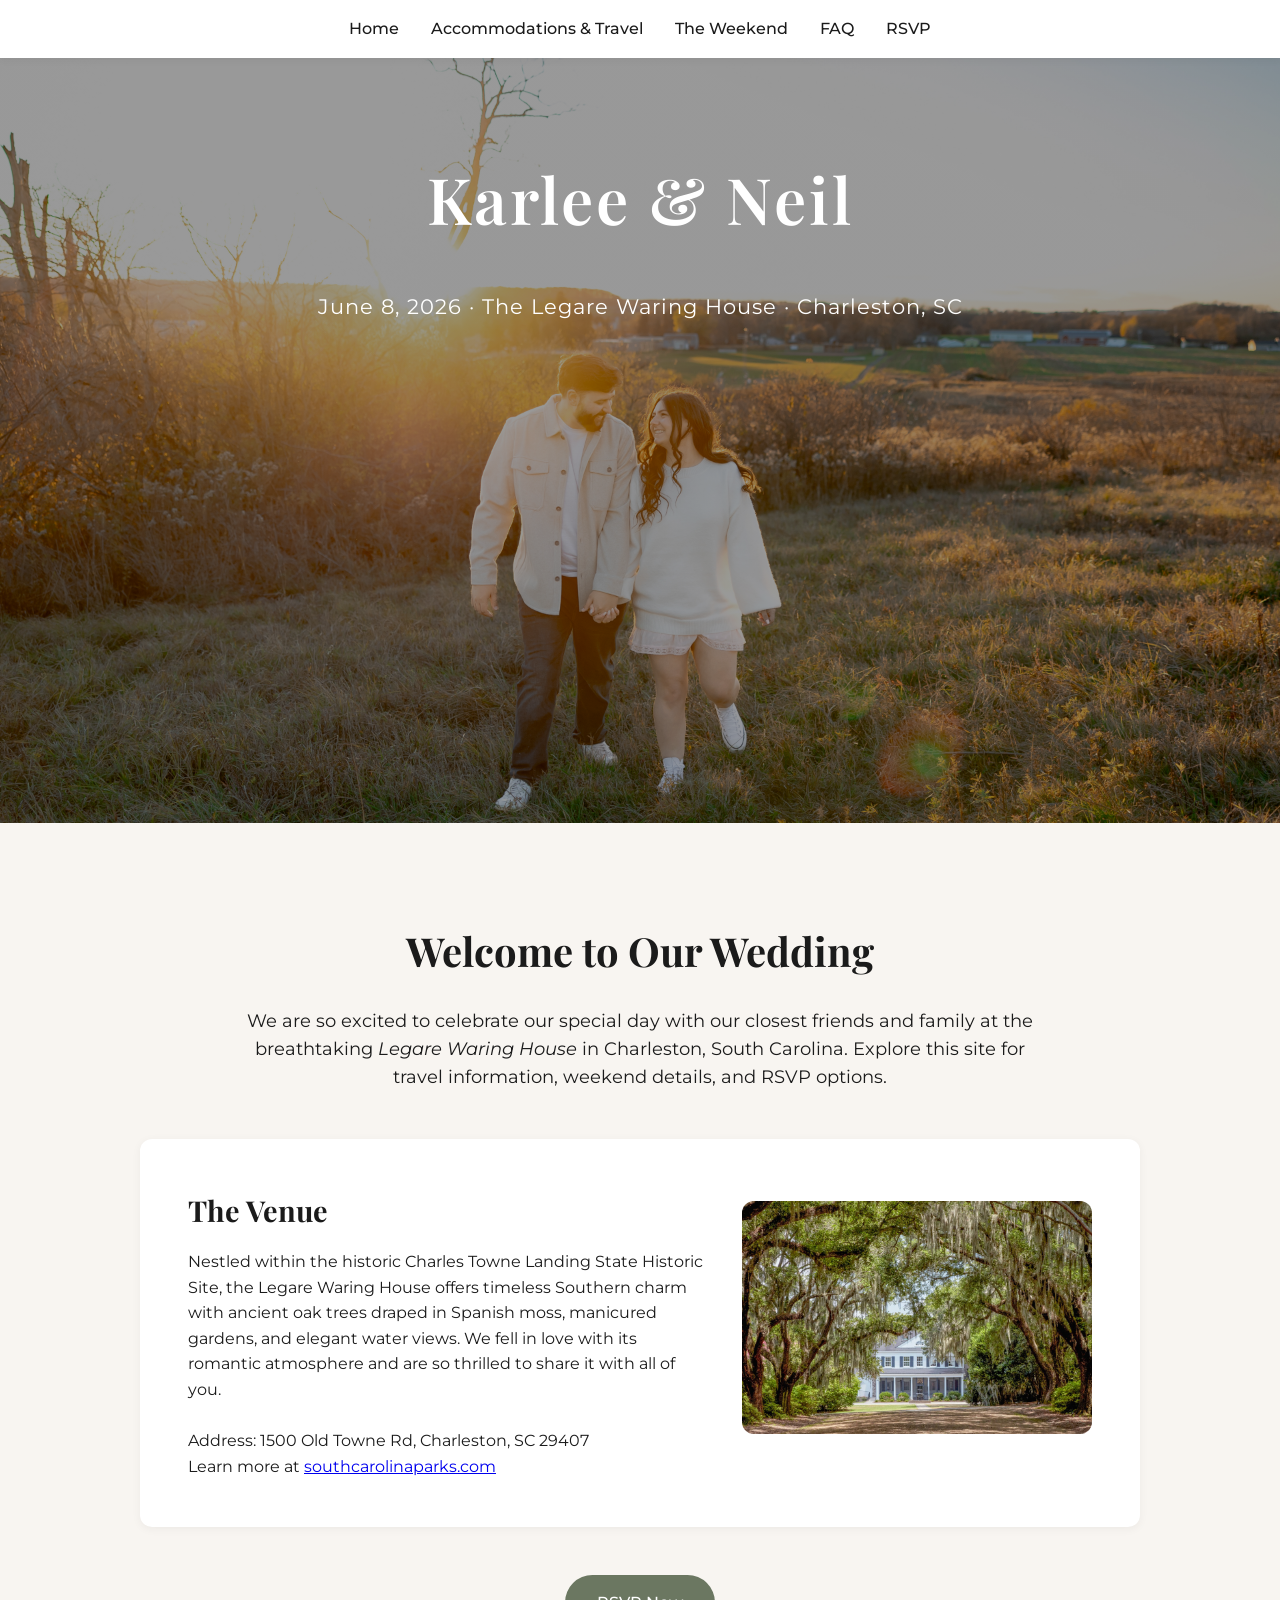
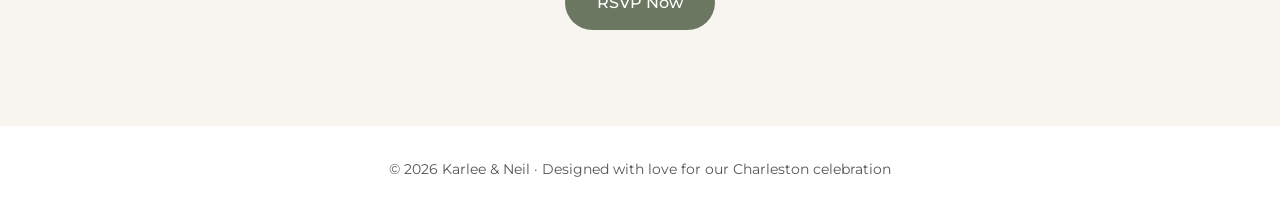
<file: index.html>
<!DOCTYPE html>
<html lang="en">
    <head>
        <meta charset="UTF-8" />
        <meta name="viewport" content="width=device-width, initial-scale=1.0" />
        <title>Our Wedding – The Legare Waring House</title>
        <link href="https://fonts.googleapis.com/css2?family=Playfair+Display:wght@400;600&family=Montserrat:wght@300;400;500&display=swap" rel="stylesheet">
        <link rel="stylesheet" href="css/main.css"/>
    </head>
  <body>
    <nav>
      <div class="menu-toggle" id="mobile-menu">
        <span class="bar"></span>
        <span class="bar"></span>
        <span class="bar"></span>
      </div>
      <ul class="nav-links">
        <li><a href="index.html">Home</a></li>
        <li><a href="accommodations.html">Accommodations & Travel</a></li>
        <li><a href="weekend.html">The Weekend</a></li>
        <li><a href="faq.html">FAQ</a></li>
        <li><a href="rsvp.html">RSVP</a></li>
      </ul>
    </nav>

    <header class="hero">
      <h1>Karlee & Neil</h1>
      <p>June 8, 2026 · The Legare Waring House · Charleston, SC</p>
    </header>
    <section>
      <h2>Welcome to Our Wedding</h2>
      <p class="intro">
        We are so excited to celebrate our special day with our closest friends and family at the breathtaking <em>Legare Waring House</em> in Charleston, South Carolina. Explore this site for travel information, weekend details, and RSVP options.
      </p>

      <div class="venue-section">
        <img src="images/grounds_2.jpg" alt="Legare Waring House Grounds" />
          <div class="venue-text">
            <h3 style="font-family: 'Playfair Display', serif; font-size: 1.8rem; margin-bottom: 1rem;">The Venue</h3>
            <p>
              Nestled within the historic Charles Towne Landing State Historic Site, the Legare Waring House offers timeless Southern charm with ancient oak trees draped in Spanish moss, manicured gardens, and elegant water views. We fell in love with its romantic atmosphere and are so thrilled to share it with all of you.
            </p>
            <br />
            <p>
              Address: 1500 Old Towne Rd, Charleston, SC 29407<br />
              Learn more at <a href="https://southcarolinaparks.com/legare-waring-house" target="_blank">southcarolinaparks.com</a>
            </p>
          </div>
      </div>

      <div style="text-align:center; margin-top:3rem;">
        <a href="rsvp.html" class="button">RSVP Now</a>
      </div>
    </section>

    <footer>
      <p>© 2026 Karlee & Neil · Designed with love for our Charleston celebration</p>
    </footer>
        <script>
          const menu = document.getElementById('mobile-menu');
          const navLinks = document.querySelector('.nav-links');

          menu.addEventListener('click', () => {
            menu.classList.toggle('active');
            navLinks.classList.toggle('show');
          });
        </script>
  </body>
</html>
</file>
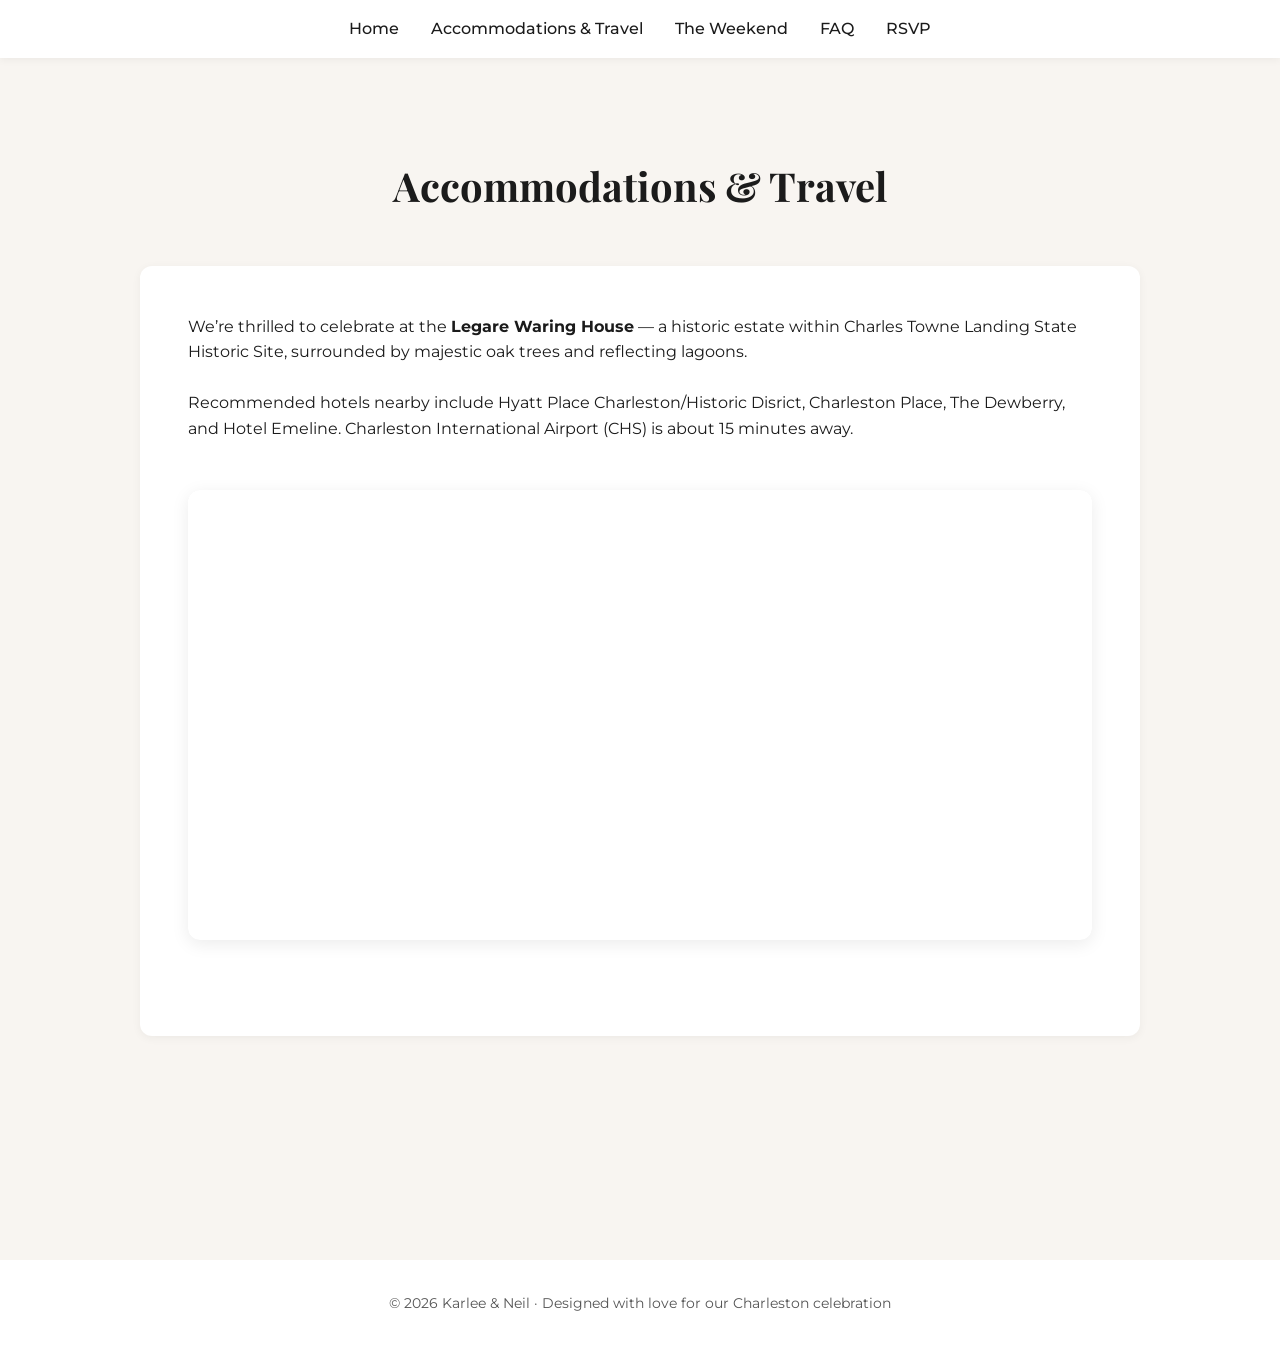
<file: accommodations.html>
<!DOCTYPE html>
<html lang="en">
    <head>
        <meta charset="UTF-8" />
        <meta name="viewport" content="width=device-width, initial-scale=1.0" />
        <title>Accommodations & Travel</title>
        <link href="https://fonts.googleapis.com/css2?family=Playfair+Display:wght@400;600&family=Montserrat:wght@300;400;500&display=swap" rel="stylesheet">
        <link rel="stylesheet" href="css/main.css"/>
    </head>
    <body>
        <header>
            <nav>
              <div class="menu-toggle" id="mobile-menu">
                <span class="bar"></span>
                <span class="bar"></span>
                <span class="bar"></span>
              </div>
              <ul class="nav-links">
                <li><a href="index.html">Home</a></li>
                <li><a href="accommodations.html">Accommodations & Travel</a></li>
                <li><a href="weekend.html">The Weekend</a></li>
                <li><a href="faq.html">FAQ</a></li>
                <li><a href="rsvp.html">RSVP</a></li>
              </ul>
            </nav>
        </header>
        <main>
            
            <section>
                <h2>Accommodations & Travel</h2>
                
                <div class="venue-section">
                    <div class="venue-text">
                                                
                        <p>We’re thrilled to celebrate at the <strong>Legare Waring House</strong> — a historic estate within Charles Towne Landing State Historic Site, surrounded by majestic oak trees and reflecting lagoons.</p>
                        <br/>
                        <p>Recommended hotels nearby include Hyatt Place Charleston/Historic Disrict, Charleston Place, The Dewberry, and Hotel Emeline. Charleston International Airport (CHS) is about 15 minutes away.</p>
                        
                        <div class="map-container">
                            <iframe 
                                src="https://www.google.com/maps/embed?pb=!1m14!1m12!1m3!1d69644.17971710164!2d-79.9834772642391!3d32.800747511451995!2m3!1f0!2f0!3f0!3m2!1i1024!2i768!4f13.1!5e1!3m2!1sen!2sus!4v1761258160542!5m2!1sen!2sus"
                                width="100%"
                                height="450"
                                style="border:0; border-radius: 12px; box-shadow: 0 2px 12px rgba(0,0,0,0.1);"
                                allowfullscreen=""
                                loading="lazy"
                                referrerpolicy="no-referrer-when-downgrade">
                            </iframe>
                        </div>
                    
                    </div>
                </div>
            
            </section>
            
        </main>
        <footer>
          <p>© 2026 Karlee & Neil · Designed with love for our Charleston celebration</p>
        </footer>
        <script>
          const menu = document.getElementById('mobile-menu');
          const navLinks = document.querySelector('.nav-links');

          menu.addEventListener('click', () => {
            menu.classList.toggle('active');
            navLinks.classList.toggle('show');
          });
        </script>
    </body>
</html>
</file>
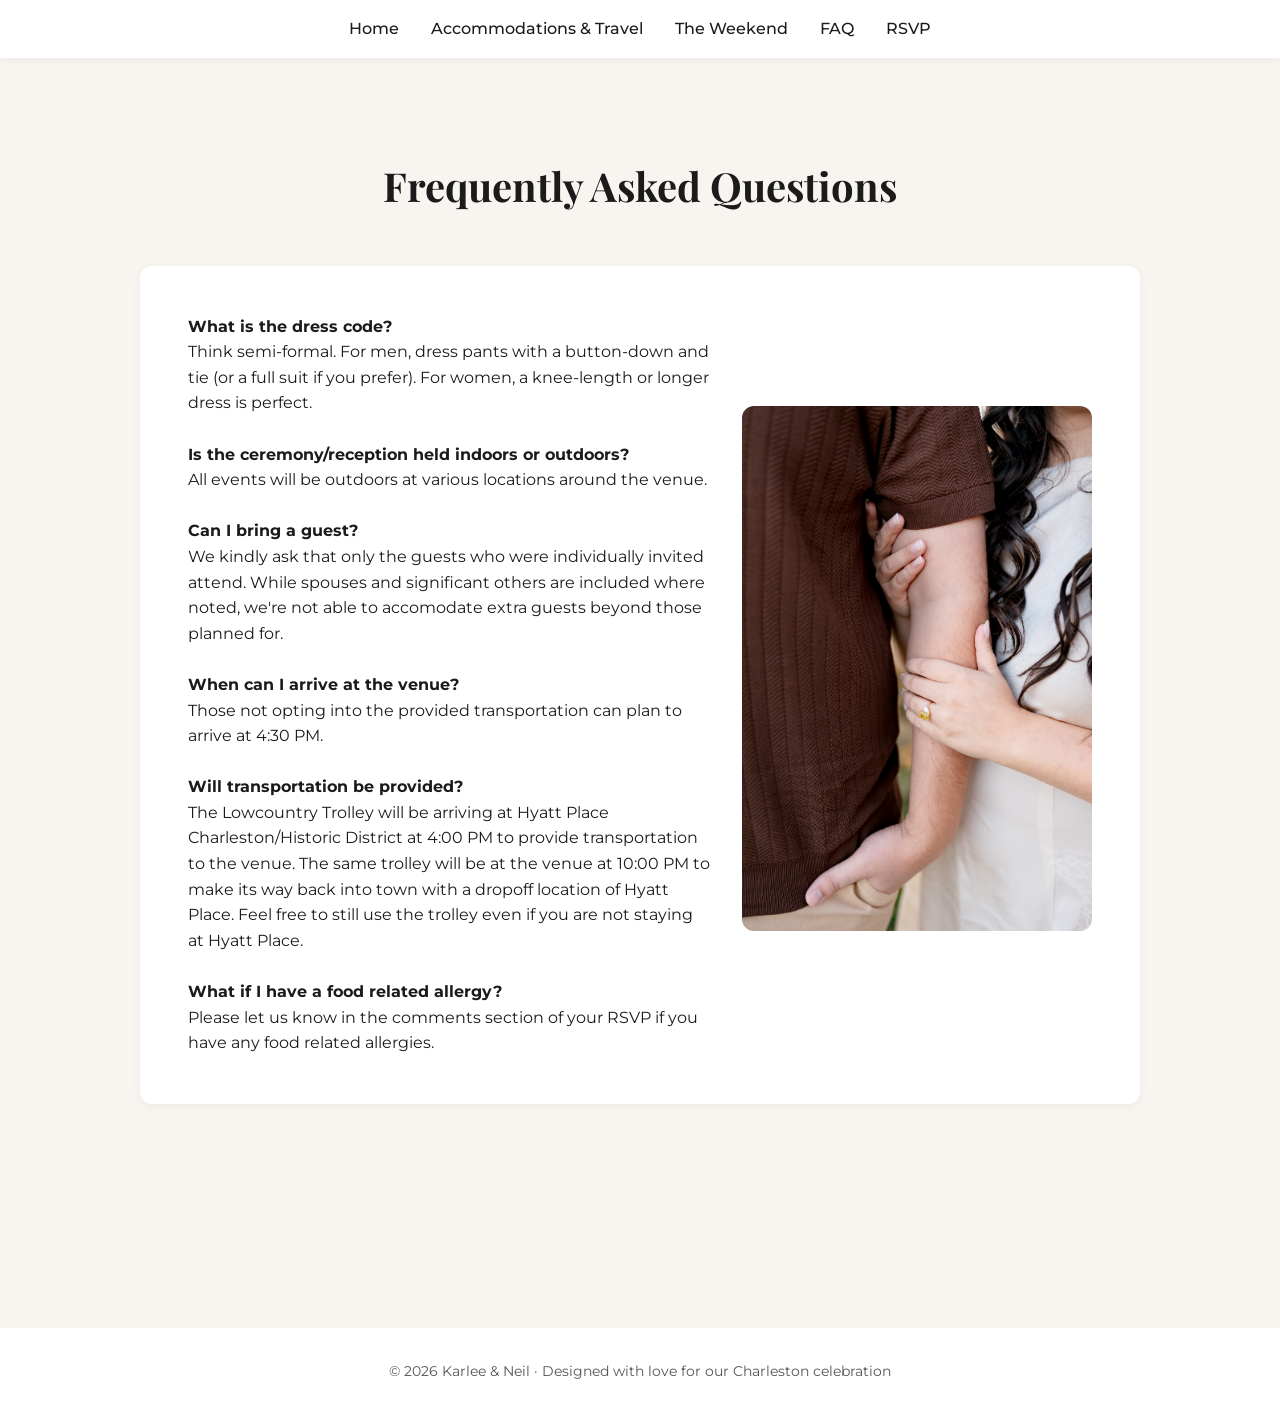
<file: faq.html>
<!DOCTYPE html>
<html lang="en">
    <head>
        <meta charset="UTF-8" />
        <meta name="viewport" content="width=device-width, initial-scale=1.0" />
        <title>FAQ</title>
        <link href="https://fonts.googleapis.com/css2?family=Playfair+Display:wght@400;600&family=Montserrat:wght@300;400;500&display=swap" rel="stylesheet">
        <link rel="stylesheet" href="css/main.css"/>
    </head>
    <body>
        <header>
        <nav>
            <div class="menu-toggle" id="mobile-menu">
                <span class="bar"></span>
                <span class="bar"></span>
                <span class="bar"></span>
            </div>
            <ul class="nav-links">
                <li><a href="index.html">Home</a></li>
                <li><a href="accommodations.html">Accommodations & Travel</a></li>
                <li><a href="weekend.html">The Weekend</a></li>
                <li><a href="faq.html">FAQ</a></li>
                <li><a href="rsvp.html">RSVP</a></li>
            </ul>
        </nav>
    </header>
    <main>
        <section>
            <h2>Frequently Asked Questions</h2>

            <div class="venue-section">
                <img src="images/E57A3150.jpg" alt="FAQ Image" />

                <div class="venue-text">
                    <p><strong>What is the dress code?</strong><br/>Think semi-formal. For men, dress pants with a button-down and tie (or a full suit if you prefer). For women, a knee-length or longer dress is perfect.</p>
                    <br/>
                    <p><strong>Is the ceremony/reception held indoors or outdoors?</strong><br/>All events will be outdoors at various locations around the venue.</p>
                    <br/>
                    <p><strong>Can I bring a guest?</strong><br/>We kindly ask that only the guests who were individually invited attend. While spouses and significant others are included where noted, we're not able to accomodate extra guests beyond those planned for.</p>
                    <br/>
                    <p><strong>When can I arrive at the venue?</strong><br/>Those not opting into the provided transportation can plan to arrive at 4:30 PM.</p>
                    <br/>
                    <p><strong>Will transportation be provided?</strong><br/>The Lowcountry Trolley will be arriving at Hyatt Place Charleston/Historic District at 4:00 PM to provide transportation to the venue. The same trolley will be at the venue at 10:00 PM to make its way back into town with a dropoff location of Hyatt Place. Feel free to still use the trolley even if you are not staying at Hyatt Place.</p>
                    <br/>
                    <p><strong>What if I have a food related allergy?</strong><br/>Please let us know in the comments section of your RSVP if you have any food related allergies.</p>
                </div>
                
            </div>
        </section>
    </main>
        <footer>
          <p>© 2026 Karlee & Neil · Designed with love for our Charleston celebration</p>
        </footer>
        
        <script>
          const menu = document.getElementById('mobile-menu');
          const navLinks = document.querySelector('.nav-links');

          menu.addEventListener('click', () => {
            menu.classList.toggle('active');
            navLinks.classList.toggle('show');
          });
        </script>
    </body>
</html>
</file>
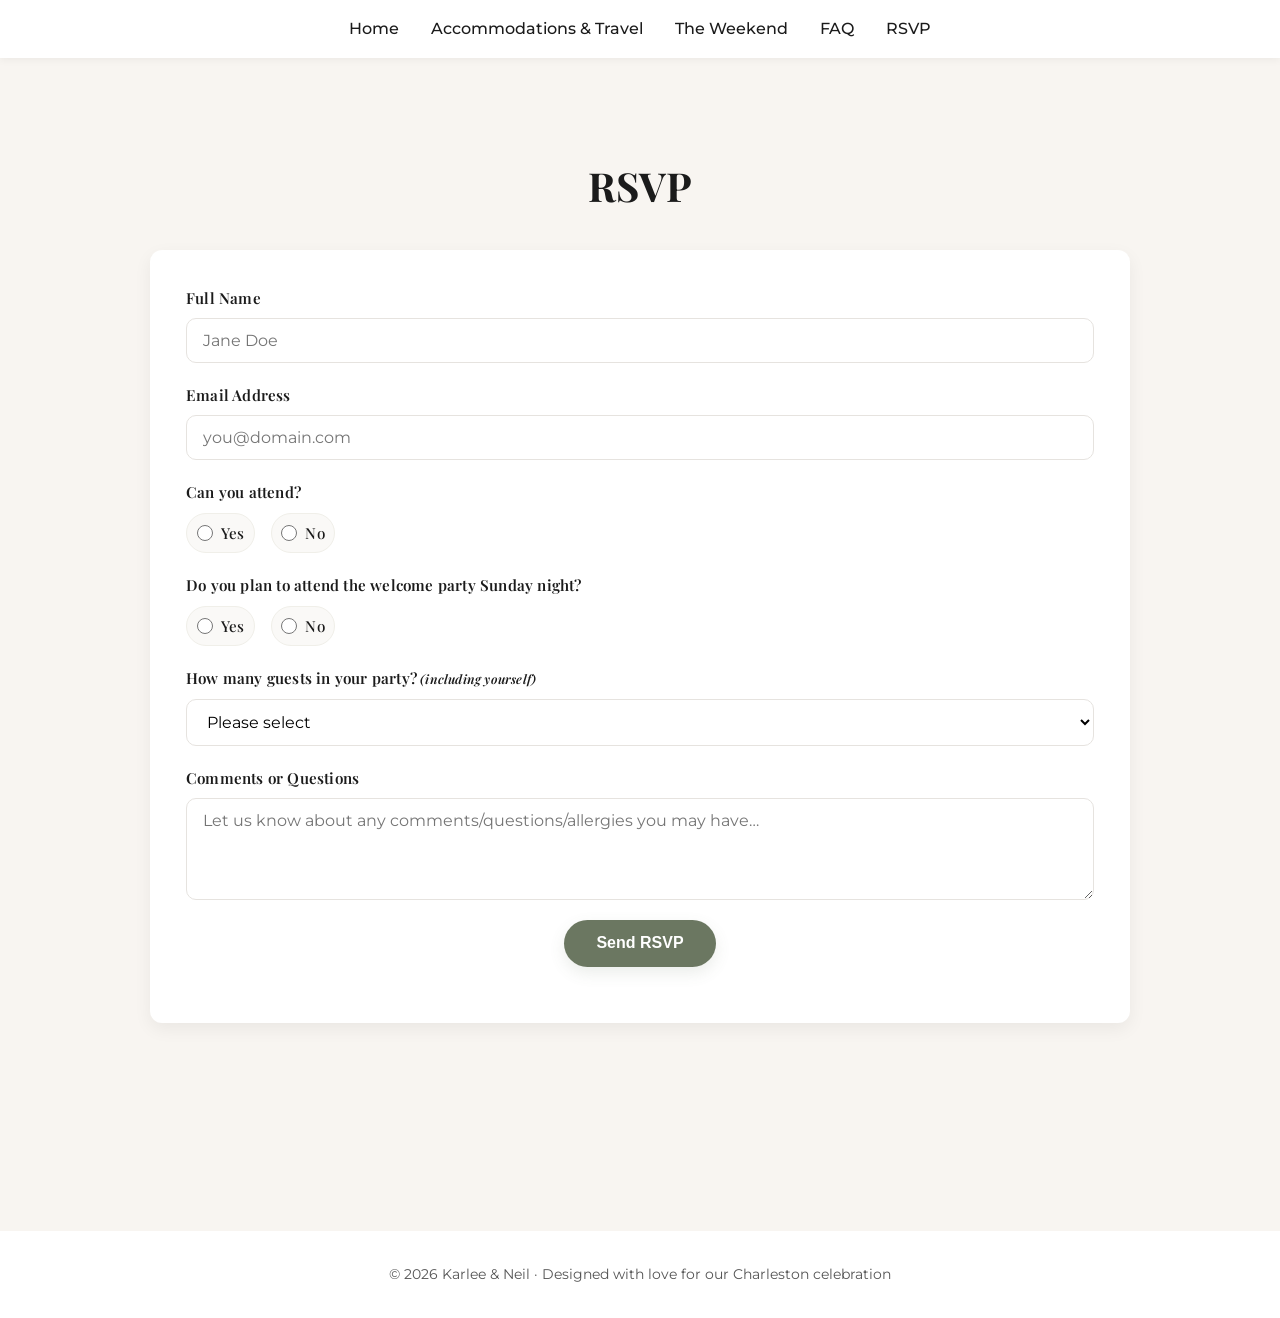
<file: rsvp.html>
<!DOCTYPE html>
<html lang="en">
    <head>
    <meta charset="UTF-8" />
    <meta name="viewport" content="width=device-width, initial-scale=1.0" />
    <title>RSVP</title>
    <link href="https://fonts.googleapis.com/css2?family=Playfair+Display:wght@400;600&family=Montserrat:wght@300;400;500&display=swap" rel="stylesheet">
    <link rel="stylesheet" href="css/main.css"/>
    </head>
    <body>
        <header>
        <nav>
            <div class="menu-toggle" id="mobile-menu">
                <span class="bar"></span>
                <span class="bar"></span>
                <span class="bar"></span>
            </div>
            <ul class="nav-links">
                <li><a href="index.html">Home</a></li>
                <li><a href="accommodations.html">Accommodations & Travel</a></li>
                <li><a href="weekend.html">The Weekend</a></li>
                <li><a href="faq.html">FAQ</a></li>
                <li><a href="rsvp.html">RSVP</a></li>
            </ul>
        </nav>
        </header>
        <main>
            <section class="content-section">
            <h1>RSVP</h1>
                
            <!-- Status messages -->
            <div id="form-success" class="form-message form-success">
                Thank you — your RSVP has been submitted!
            </div>

            <div id="form-error" class="form-message form-error">
                Something went wrong. Please try again.
            </div>
                
            <form id="rsvp-form"
            class="rsvp-form card-section" action="https://docs.google.com/forms/u/0/d/e/1FAIpQLScunKPAA7yLbM2eg4T4ZPe5K4PpKNCmXoLyGT0D1HLYQpLAlA/formResponse" method="POST" novalidate >

                <!-- Name -->
                <div class="form-row">
                    <label for="name">Full Name</label>
                    <input id="name" name="entry.165103644" type="text" placeholder="Jane Doe" required />
                </div>

                <!-- Email -->
                <div class="form-row">
                    <label for="email">Email Address</label>
                    <input id="email" name="emailAddress" type="email" placeholder="you@domain.com" required />
                </div>

                <!-- Can attend (radio) -->
                <div class="form-row">
                    <label>Can you attend?</label>
                    <div class="choice-row" role="radiogroup" aria-label="Can you attend">
                      <label class="radio">
                        <input type="radio" name="entry.877086558" value="Yes,  I'll be there" required> Yes
                      </label>
                      <label class="radio">
                        <input type="radio" name="entry.877086558" value="Sorry, can't make it"> No
                      </label>
                    </div>
                </div>
                
                <!-- Can attend welcome party (radio) -->
                <div class="form-row">
                    <label>Do you plan to attend the welcome party Sunday night?</label>
                    <div class="choice-row" role="radiogroup" aria-label="Can you attend wp">
                      <label class="radio">
                        <input type="radio" name="entry.897900313" value="Yes" required> Yes
                      </label>
                      <label class="radio">
                        <input type="radio" name="entry.897900313" value="No"> No
                      </label>
                    </div>
                </div>

                <!-- Number of guests (select) -->
                <div class="form-row">
                    <label for="guests">How many guests in your party?<small><i>&#9;&#9;(including yourself)</i></small></label>
                    <select id="guests" name="entry.1527366280" required>
                      <option value="">Please select</option>
                      <option value="1">1</option>
                      <option value="2">2</option>
                      <option value="3">3</option>
                      <option value="3">4</option>
                      <option value="3">5</option>
                    </select>
                </div>

                <!-- Comments -->
                <div class="form-row">
                    <label for="comments">Comments or Questions</label>
                    <textarea id="comments" name="entry.2606285" placeholder="Let us know about any comments/questions/allergies you may have…" rows="4"></textarea>
                </div>

                <!-- Submit -->
                <div class="form-row form-actions">
                    <button type="submit" class="button rsvp-submit">Send RSVP</button>
                </div>
                
            </form>
                
            </section>
        </main>
        <footer>
          <p>© 2026 Karlee & Neil · Designed with love for our Charleston celebration</p>
        </footer>
        <script>
            const menu = document.getElementById('mobile-menu');
            const navLinks = document.querySelector('.nav-links');

            menu.addEventListener('click', () => {
            menu.classList.toggle('active');
            navLinks.classList.toggle('show');
            });
            
            //form submission
            document.getElementById("rsvp-form").addEventListener("submit", function (e) {
                e.preventDefault();

                const form = e.target;
                const formData = new FormData(form);
                const successMsg = document.getElementById("form-success");
                const errorMsg = document.getElementById("form-error");

                // Always hide messages before new submission
                successMsg.style.display = "none";
                errorMsg.style.display = "none";

                // Send to Google Forms — WILL succeed even though browser blocks response
                fetch("https://docs.google.com/forms/u/0/d/e/1FAIpQLScunKPAA7yLbM2eg4T4ZPe5K4PpKNCmXoLyGT0D1HLYQpLAlA/formResponse", {
                    method: "POST",
                    mode: "no-cors",
                    body: formData
                });

                // Show success message immediately
                successMsg.style.display = "block";
                
                window.scrollTo({
                    top: 0,
                    behavior: "smooth"
                });

                // Optional: clear form
                form.reset();
            });
            
        </script>
    </body>
</html>
</file>
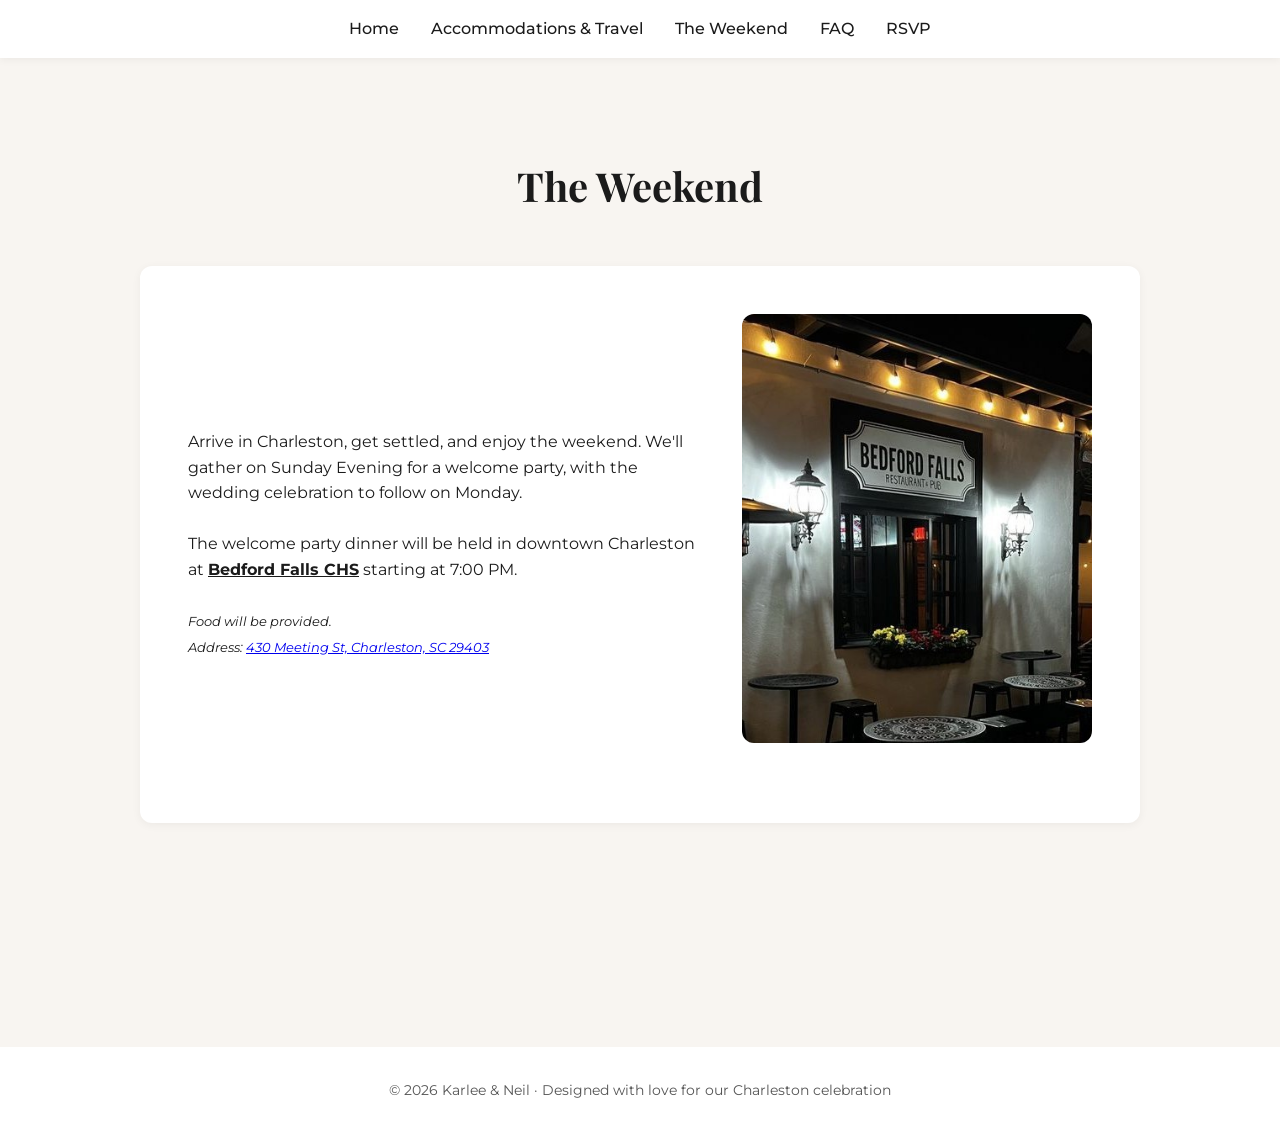
<file: weekend.html>
<!DOCTYPE html>
<html lang="en">
    <head>
        <meta charset="UTF-8" />
        <meta name="viewport" content="width=device-width, initial-scale=1.0" />
        <title>The Weekend</title>
        <link href="https://fonts.googleapis.com/css2?family=Playfair+Display:wght@400;600&family=Montserrat:wght@300;400;500&display=swap" rel="stylesheet">
        <link rel="stylesheet" href="css/main.css"/>
    </head>
    <body>
        <header>
        <nav>
            <div class="menu-toggle" id="mobile-menu">
                <span class="bar"></span>
                <span class="bar"></span>
                <span class="bar"></span>
            </div>
            <ul class="nav-links">
                <li><a href="index.html">Home</a></li>
                <li><a href="accommodations.html">Accommodations & Travel</a></li>
                <li><a href="weekend.html">The Weekend</a></li>
                <li><a href="faq.html">FAQ</a></li>
                <li><a href="rsvp.html">RSVP</a></li>
            </ul>
        </nav>
        </header>
        <main>
            <section>
                <h2>The Weekend</h2>
                
                <div class="venue-section">
                    <img src="images/bf.jpg" alt="Charleston Welcome Dinner"/>
                    <div class="venue-text">
                        <p>Arrive in Charleston, get settled, and enjoy the weekend. We'll gather on Sunday Evening for a welcome party, with the wedding celebration to follow on Monday.</p>
                        <br/>
                        <p>
                            The welcome party dinner will be held in downtown Charleston at <b><u>Bedford Falls CHS</u></b> starting at 7:00 PM. 
                        </p>
                        <br/>
                        <small><i>Food will be provided.</i></small>
                        <br/>
                        <small>
                            <i>
                                Address: 
                                <a href="https://www.google.com/maps/place/Bedford+Falls+CHS/@32.793544,-79.9385399,3939m/data=!3m2!1e3!4b1!4m6!3m5!1s0x88fe7b303e0f4af1:0x15ff4c7546f5f6f9!8m2!3d32.793544!4d-79.9385399!16s%2Fg%2F11sh4bkby6?entry=ttu&g_ep=EgoyMDI1MTExNy4wIKXMDSoASAFQAw%3D%3D">
                                430 Meeting St, Charleston, SC 29403
                                </a>
                            </i>
                        </small>
                    </div>
                </div>
                
                
            </section>
        </main>
        <footer>
          <p>© 2026 Karlee & Neil · Designed with love for our Charleston celebration</p>
        </footer>
        <script>
          const menu = document.getElementById('mobile-menu');
          const navLinks = document.querySelector('.nav-links');

          menu.addEventListener('click', () => {
            menu.classList.toggle('active');
            navLinks.classList.toggle('show');
          });
        </script>
    </body>
</html>
</file>
<file: css/main.css>
:root {
    --cream: #f8f5f1;
    --white: #ffffff;
    --black: #1b1b1b;
    --green: #6b7761;
  }

* {
    margin: 0;
    padding: 0;
    box-sizing: border-box;
}


body {
    font-family: 'Montserrat', sans-serif;
    background-color: var(--cream);
    color: var(--black);
    line-height: 1.6;
}

main {
    margin-bottom: 5rem;
}

header.hero {
    background: linear-gradient(rgba(0,0,0,0.4), rgba(0,0,0,0.4)), url('../images/E57A3635_edit.png') center 17%/cover no-repeat;
    height: 85vh;
    display: flex;
    flex-direction: column;
    align-items: center;
    justify-content: flex-start;
    padding-top: 10vh;
    color: var(--white);
    text-align: center;
    letter-spacing: 1px;
}

header.hero h1 {
    font-family: 'Playfair Display', serif;
    font-size: 4rem;
    font-weight: 600;
    letter-spacing: 3px;
}

header.hero p {
    font-size: 1.3rem;
    margin-top: 1rem;
}

nav {
    background-color: var(--white);
    box-shadow: 0 2px 8px rgba(0, 0, 0, 0.05);
    padding: 1rem 2rem;
    position: sticky;
    top: 0;
    z-index: 10;
}

nav ul {
    list-style: none;
    display: flex;
    justify-content: center;
    gap: 2rem;
}

nav a {
    text-decoration: none;
    color: var(--black);
    font-weight: 500;
    transition: color 0.3s;
}

nav a:hover {
    color: var(--green);
}

section {
    padding: 6rem 10%;
}

section h2, h1 {
    font-family: 'Playfair Display', serif;
    font-size: 2.5rem;
    margin-bottom: 1.5rem;
    text-align: center;
}

.intro {
    max-width: 800px;
    margin: 0 auto;
    text-align: center;
    font-size: 1.1rem;
}

.venue-section {
    background-color: var(--white);
    border-radius: 12px;
    box-shadow: 0 2px 10px rgba(0, 0, 0, 0.05);
    padding: 3rem;
    margin-top: 3rem;
}

.venue-section img {
    width: 100%;
    border-radius: 10px;
    margin-bottom: 2rem;
}

.button {
    display: inline-block;
    background-color: var(--green);
    color: var(--white);
    padding: 0.9rem 2rem;
    border-radius: 30px;
    text-decoration: none;
    font-weight: 500;
    transition: background-color 0.3s;
}

.button:hover {
    background-color: #59634f;
}

footer {
    text-align: center;
    background-color: var(--white);
    padding: 2rem 1rem;
    font-size: 0.9rem;
    color: #555;
    flex-shrink: 0;
}

.venue-section {
    display: flex;
    flex-direction: row-reverse; /* 💡 flips image to the right side */
    align-items: center;
    gap: 2rem;
    max-width: 1000px;
    margin: 3rem auto;
    flex-wrap: wrap;
}

.venue-section img {
    width: 350px;
    height: auto;
    border-radius: 12px;
    object-fit: cover;
    flex-shrink: 0;
}

.venue-text {
    flex: 1;
    min-width: 250px;
}

.info-section {
    display: flex;
    flex-direction: row-reverse; /* right-side image */
    align-items: center;
    justify-content: space-between;
    gap: 2rem;
    background-color: var(--white);
    border-radius: 12px;
    box-shadow: 0 2px 10px rgba(0, 0, 0, 0.05);
    padding: 3rem;
    margin-top: 3rem;
    max-width: 1000px;
    margin-left: auto;
    margin-right: auto;
}

.info-section img {
    width: 350px;
    height: auto;
    border-radius: 12px;
    object-fit: cover;
    flex-shrink: 0;
}

.info-text {
    flex: 1;
    min-width: 250px;
}

/* Hamburger menu container */
.menu-toggle {
  display: none;
  width: 28px;
  height: 28px;
  position: relative;
  cursor: pointer;
  z-index: 100;
}

.menu-toggle .bar {
  position: absolute;
  top: 50%;
  left: 0;
  width: 100%;
  height: 3px;
  background-color: var(--black);
  border-radius: 10px;
  transform: translateY(-50%);
  transition: all 0.35s ease;
}

/* Stack bars vertically using translateY */
.menu-toggle .bar:nth-child(1) {
  transform: translateY(-10px); /* top bar */
}
.menu-toggle .bar:nth-child(2) {
  transform: translateY(0); /* middle bar */
}
.menu-toggle .bar:nth-child(3) {
  transform: translateY(10px); /* bottom bar */
}

/* Google Map Container Styling */
.map-container {
  position: relative;
  width: 100%;
  max-width: 1000px;
  margin: 3rem auto;
  border-radius: 12px;
  overflow: hidden;
  box-shadow: 0 4px 18px rgba(0, 0, 0, 0.08);
  background-color: var(--white);
}

.map-container h2 {
  font-family: 'Playfair Display', serif;
  text-align: center;
  font-size: 2rem;
  margin-bottom: 1.5rem;
  color: var(--black);
  letter-spacing: 0.5px;
}

.map-container iframe {
  width: 100%;
  height: 450px;
  border: none;
  border-radius: 10px;
  display: block;
}

/* RSVP form styles - add near other form / card styles */
.rsvp-form {
  max-width: 980px;
  margin: 2rem auto;
  background: var(--white);
  border-radius: 12px;
  padding: 2.25rem;
  box-shadow: 0 6px 18px rgba(0,0,0,0.06);
  font-size: 1rem;
  color: var(--black);
}

/* Each row */
.rsvp-form .form-row {
  display: flex;
  flex-direction: column;
  gap: 0.5rem;
  margin-bottom: 1.25rem;
}

/* Labels */
.rsvp-form label {
  font-weight: 600;
  font-family: 'Playfair Display', serif;
  color: var(--black);
  font-size: 0.95rem;
  letter-spacing: 0.2px;
}

/* Inputs, textarea, select */
.rsvp-form input[type="text"],
.rsvp-form input[type="email"],
.rsvp-form input[type="number"],
.rsvp-form select,
.rsvp-form textarea {
  font-family: 'Montserrat', sans-serif;
  padding: 0.75rem 1rem;
  border: 1px solid #e6e3df;
  border-radius: 10px;
  outline: none;
  background: #fff;
  transition: box-shadow 0.18s ease, border-color 0.18s ease;
  font-size: 1rem;
}

.rsvp-form select option {
  font-family: 'Montserrat', sans-serif;
  font-size: 1rem;
  color: #333;
}

/* subtle inner shadow and focus */
.rsvp-form input:focus,
.rsvp-form select:focus,
.rsvp-form textarea:focus {
  border-color: var(--green);
  box-shadow: 0 4px 18px rgba(102,115,93,0.12);
}

/* Radio choices layout */
.choice-row {
  display: flex;
  gap: 1rem;
  align-items: center;
  flex-wrap: wrap;
}

.rsvp-form .radio {
  display: inline-flex;
  align-items: center;
  gap: 0.5rem;
  padding: 0.45rem 0.6rem;
  border-radius: 999px;
  background: #faf9f7;
  border: 1px solid #f0efe9;
  cursor: pointer;
  font-weight: 500;
}

/* hide native focus ring but keep accessible focus */
.rsvp-form .radio input[type="radio"] {
  width: 16px;
  height: 16px;
}

/* Submit / button styling - match .button but slightly larger */
.rsvp-form .form-actions {
  display: flex;
  justify-content: flex-end;
  align-items: center;
}

.rsvp-form .rsvp-submit {
  padding: 0.9rem 2rem;
  font-size: 1rem;
  border-radius: 30px;
  border: none;
  background: var(--green);
  color: var(--white);
  cursor: pointer;
  font-weight: 600;
  transition: transform 0.15s ease, box-shadow 0.15s ease;
  box-shadow: 0 6px 16px rgba(91,105,86,0.12);
}

.rsvp-form .rsvp-submit:hover {
  transform: translateY(-1px);
  box-shadow: 0 10px 18px rgba(91,105,86,0.14);
}

/* RSVP Form Messages */
.form-message {
    display: none;
    margin-top: 1.5rem;
    padding: 1rem 1.5rem;
    border-radius: 10px;
    font-size: 1rem;
    font-weight: 500;
    text-align: center;
    box-shadow: 0 2px 10px rgba(0,0,0,0.05);
    animation: fadeIn 0.4s ease;
}

.form-success {
    background-color: #dfe7dc;  /* soft muted green */
    color: #3e4b38;             /* deeper green text */
}

.form-error {
    background-color: #f7e2e2;
    color: #7a2c2c;
}

/* Fade-in animation */
@keyframes fadeIn {
    from { opacity: 0; transform: translateY(6px); }
    to   { opacity: 1; transform: translateY(0); }
}


/* Responsive Adjustments */
@media (max-width: 768px) {
    
    header.hero {
        background-size: 525%;
        background-position: center 35%;
    }
    
    header.hero h1 {
        font-size: 2.5rem;
    }
    
    header.hero p {
        font-size: 1rem;
        line-height: 1.4;
        padding: 0 1rem; 
    }
    
    section {
        padding: 4rem 6%;
    }
    
    .map-container {
        margin: 2rem auto;
    }

    .map-container h2 {
        font-size: 1.6rem;
    }

    .map-container iframe {
        height: 350px;
    }
    
    /* Show hamburger on mobile */
    .menu-toggle {
    display: flex;
    flex-direction: column;
    justify-content: center;
    }

    /* Mobile nav menu */
    nav ul.nav-links {
        display: flex;
        flex-direction: column;
        align-items: center;
        background-color: rgba(255, 255, 255, 0.95);
        backdrop-filter: blur(10px);
        position: absolute;
        top: 100%;
        left: 0;
        width: 100%;
        text-align: center;
        padding: 1rem 0;
        box-shadow: 0 4px 10px rgba(0,0,0,0.08);
        transform: translateY(-100%);
        opacity: 0;
        transition: transform 0.4s ease, opacity 0.4s ease;
        z-index: 90;
    }

    nav ul.nav-links.show {
    transform: translateY(0);
    opacity: 1;
    }

    nav ul.nav-links li {
    margin: 1rem 0;
    }

    nav a {
    font-size: 1.1rem;
    font-weight: 500;
    }

    /* Perfectly centered X */
    .menu-toggle.active .bar:nth-child(1) {
        transform: rotate(45deg); /* top bar rotates 45° */
    }
    .menu-toggle.active .bar:nth-child(2) {
        opacity: 0; /* middle bar disappears */
    }
    .menu-toggle.active .bar:nth-child(3) {
        transform: rotate(-45deg); /* bottom bar rotates -45° */
    }
    
    .info-section {
        flex-direction: column;
        align-items: center;
        text-align: center;
    }

    .info-section img {
        width: 80%;
        margin-bottom: 1.5rem;
    }
    
    .venue-section {
        flex-direction: column;
        align-items: center;
        text-align: center;
    }

    .venue-section img {
        width: 80%;
        margin-bottom: 1.5rem;
    }

    .venue-text {
        text-align: left;
    }
    
    .rsvp-form {
        padding: 1.25rem;
        margin: 1.25rem;
    }

    .rsvp-form .form-actions {
        justify-content: center;
    }

    .rsvp-form .rsvp-submit {
        width: 100%;
    }
}
</file>
